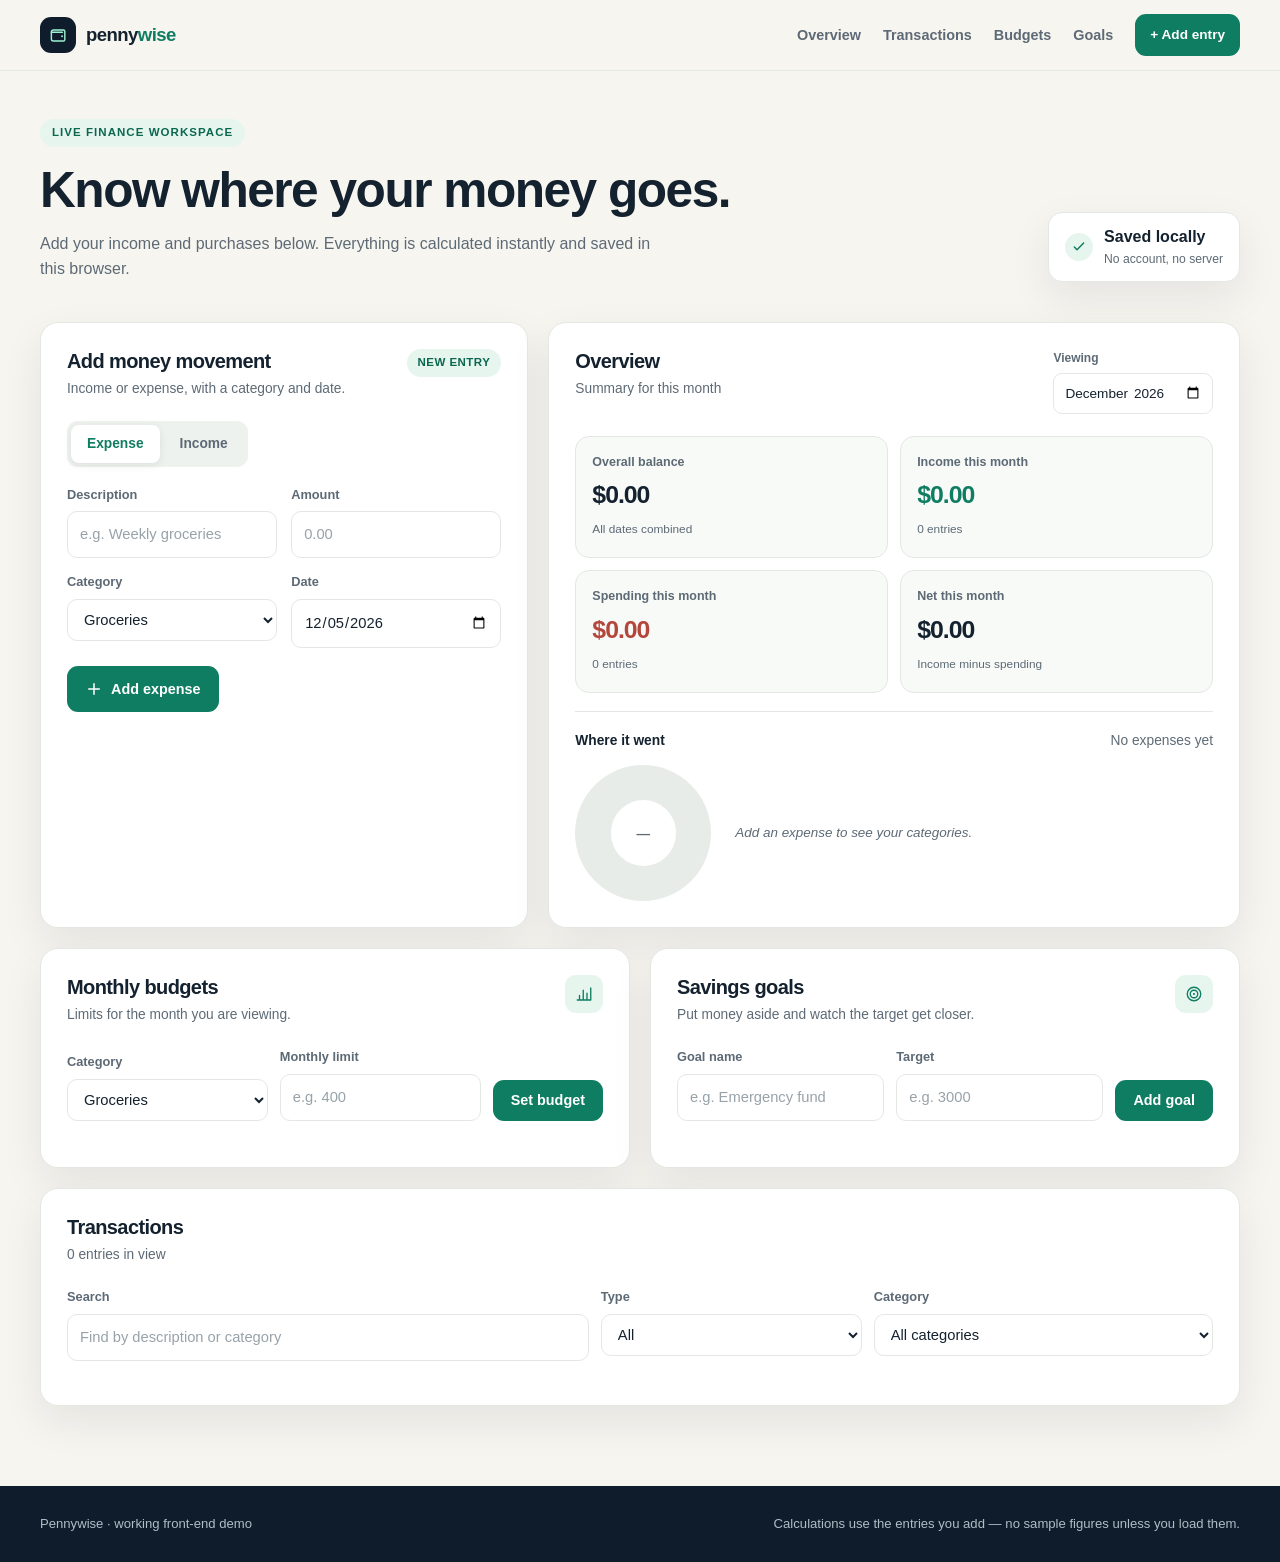
<file: Personal Finance & Expense Tracker/index.html>
<!DOCTYPE html>
<html lang="en">
<head>
  <meta charset="UTF-8">
  <meta name="viewport" content="width=device-width, initial-scale=1">
  <meta name="description" content="A working personal finance tracker. Add income and expenses, set budgets, track goals, and see real calculations.">
  <meta name="theme-color" content="#f7f5f0">
  <title>Pennywise — Your money workspace</title>
  <link rel="stylesheet" href="styles.css">
  <script src="script.js" defer></script>
</head>
<body>
  <a class="skip-link" href="#main">Skip to content</a>

  <svg class="icon-sprite" aria-hidden="true" focusable="false" xmlns="http://www.w3.org/2000/svg">
    <symbol id="i-wallet" viewBox="0 0 24 24" fill="none" stroke="currentColor" stroke-width="1.8" stroke-linecap="round" stroke-linejoin="round">
      <path d="M3 7.5A2.5 2.5 0 0 1 5.5 5H18a2 2 0 0 1 2 2v10a2 2 0 0 1-2 2H5.5A2.5 2.5 0 0 1 3 16.5z"/><path d="M3 8h14"/><circle cx="16.5" cy="13" r="1.2" fill="currentColor" stroke="none"/>
    </symbol>
    <symbol id="i-plus" viewBox="0 0 24 24" fill="none" stroke="currentColor" stroke-width="2" stroke-linecap="round"><path d="M12 5v14M5 12h14"/></symbol>
    <symbol id="i-chart" viewBox="0 0 24 24" fill="none" stroke="currentColor" stroke-width="1.8" stroke-linecap="round" stroke-linejoin="round"><path d="M3 20h18M6 20v-6M11 20V7M16 20v-9M21 20V4"/></symbol>
    <symbol id="i-target" viewBox="0 0 24 24" fill="none" stroke="currentColor" stroke-width="1.8"><circle cx="12" cy="12" r="9"/><circle cx="12" cy="12" r="5"/><circle cx="12" cy="12" r="1.4" fill="currentColor" stroke="none"/></symbol>
    <symbol id="i-edit" viewBox="0 0 24 24" fill="none" stroke="currentColor" stroke-width="1.8" stroke-linecap="round" stroke-linejoin="round"><path d="M12 20h9"/><path d="M16.5 3.5a2.1 2.1 0 0 1 3 3L8 18l-4 1 1-4 11.5-11.5Z"/></symbol>
    <symbol id="i-trash" viewBox="0 0 24 24" fill="none" stroke="currentColor" stroke-width="1.8" stroke-linecap="round" stroke-linejoin="round"><path d="M3 6h18M8 6V4h8v2M6 6l1 14h10l1-14M10 10v6M14 10v6"/></symbol>
    <symbol id="i-download" viewBox="0 0 24 24" fill="none" stroke="currentColor" stroke-width="1.8" stroke-linecap="round" stroke-linejoin="round"><path d="M12 3v12m0 0 4-4m-4 4-4-4"/><path d="M4 17v3h16v-3"/></symbol>
    <symbol id="i-upload" viewBox="0 0 24 24" fill="none" stroke="currentColor" stroke-width="1.8" stroke-linecap="round" stroke-linejoin="round"><path d="M12 16V4m0 0 4 4m-4-4L8 8"/><path d="M4 17v3h16v-3"/></symbol>
    <symbol id="i-refresh" viewBox="0 0 24 24" fill="none" stroke="currentColor" stroke-width="1.8" stroke-linecap="round" stroke-linejoin="round"><path d="M20 11a8 8 0 0 0-14-5L4 8"/><path d="M4 4v4h4"/><path d="M4 13a8 8 0 0 0 14 5l2-2"/><path d="M20 20v-4h-4"/></symbol>
    <symbol id="i-check" viewBox="0 0 24 24" fill="none" stroke="currentColor" stroke-width="2.2" stroke-linecap="round" stroke-linejoin="round"><path d="m5 12 4 4L19 6"/></symbol>
    <symbol id="i-calendar" viewBox="0 0 24 24" fill="none" stroke="currentColor" stroke-width="1.8" stroke-linecap="round" stroke-linejoin="round"><rect x="3" y="5" width="18" height="16" rx="2"/><path d="M3 10h18M8 3v4M16 3v4"/></symbol>
    <symbol id="i-menu" viewBox="0 0 24 24" fill="none" stroke="currentColor" stroke-width="2" stroke-linecap="round"><path d="M4 7h16M4 12h16M4 17h16"/></symbol>
    <symbol id="i-close" viewBox="0 0 24 24" fill="none" stroke="currentColor" stroke-width="2" stroke-linecap="round"><path d="M6 6l12 12M18 6 6 18"/></symbol>
  </svg>

  <header class="app-header" id="top">
    <div class="container nav-inner">
      <a class="brand" href="#main" aria-label="Pennywise home">
        <span class="brand-mark"><svg class="icon" aria-hidden="true"><use href="#i-wallet"></use></svg></span>
        <span>penny<span class="brand-accent">wise</span></span>
      </a>
      <button class="nav-toggle" type="button" aria-expanded="false" aria-controls="app-nav" aria-label="Open menu">
        <svg class="icon icon-open" aria-hidden="true"><use href="#i-menu"></use></svg>
        <svg class="icon icon-close" aria-hidden="true"><use href="#i-close"></use></svg>
      </button>
      <nav class="app-nav" id="app-nav" aria-label="App sections">
        <a href="#overview">Overview</a>
        <a href="#transactions">Transactions</a>
        <a href="#budgets">Budgets</a>
        <a href="#goals">Goals</a>
        <a class="btn btn-primary btn-sm" href="#add-entry">+ Add entry</a>
      </nav>
    </div>
  </header>

  <main id="main">
    <section class="app-hero" aria-labelledby="hero-title">
      <div class="container hero-row">
        <div>
          <span class="eyebrow">Live finance workspace</span>
          <h1 id="hero-title">Know where your money goes.</h1>
          <p>Add your income and purchases below. Everything is calculated instantly and saved in this browser.</p>
        </div>
        <div class="save-badge"><svg class="icon" aria-hidden="true"><use href="#i-check"></use></svg><span><strong>Saved locally</strong><small>No account, no server</small></span></div>
      </div>
    </section>

    <div class="container app-grid">
      <!-- Add entry -->
      <section class="panel panel-add" id="add-entry" aria-labelledby="add-title">
        <div class="panel-head">
          <div><h2 id="add-title">Add money movement</h2><p>Income or expense, with a category and date.</p></div>
          <span class="pill pill-demo" id="entry-mode-badge">New entry</span>
        </div>
        <form id="entry-form" novalidate>
          <div class="type-toggle" role="group" aria-label="Entry type">
            <button class="type-btn is-active" type="button" data-type="expense" aria-pressed="true">Expense</button>
            <button class="type-btn" type="button" data-type="income" aria-pressed="false">Income</button>
          </div>
          <div class="form-grid">
            <label class="field"><span>Description</span><input id="entry-title" name="title" type="text" maxlength="70" placeholder="e.g. Weekly groceries" required></label>
            <label class="field"><span>Amount</span><input id="entry-amount" name="amount" type="number" min="0.01" step="0.01" placeholder="0.00" required></label>
            <label class="field"><span>Category</span><select id="entry-category" name="category"></select></label>
            <label class="field"><span>Date</span><input id="entry-date" name="date" type="date" required></label>
          </div>
          <p class="form-error" id="entry-error" role="alert" hidden></p>
          <div class="form-actions">
            <button class="btn btn-primary" id="entry-submit" type="submit"><svg class="icon" aria-hidden="true"><use href="#i-plus"></use></svg> Add expense</button>
            <button class="btn btn-ghost" id="entry-cancel" type="button" hidden>Cancel edit</button>
          </div>
        </form>
      </section>

      <!-- Overview -->
      <section class="panel panel-overview" id="overview" aria-labelledby="overview-title">
        <div class="panel-head">
          <div><h2 id="overview-title">Overview</h2><p id="overview-month-label">Summary for this month</p></div>
          <label class="month-field"><span>Viewing</span><input id="month-filter" type="month"></label>
        </div>
        <div class="stat-grid">
          <article class="stat-card"><span class="stat-label">Overall balance</span><strong id="stat-balance">$0.00</strong><small>All dates combined</small></article>
          <article class="stat-card"><span class="stat-label">Income this month</span><strong id="stat-income" class="positive">$0.00</strong><small id="stat-income-count">0 entries</small></article>
          <article class="stat-card"><span class="stat-label">Spending this month</span><strong id="stat-expense" class="negative">$0.00</strong><small id="stat-expense-count">0 entries</small></article>
          <article class="stat-card"><span class="stat-label">Net this month</span><strong id="stat-net">$0.00</strong><small>Income minus spending</small></article>
        </div>
        <div class="chart-block">
          <div class="chart-head"><strong>Where it went</strong><span id="chart-total">No expenses yet</span></div>
          <div class="chart-body">
            <div class="donut" id="category-donut" role="img" aria-label="Category breakdown"><span id="donut-label">—</span></div>
            <ul class="chart-legend" id="category-legend"><li class="empty-note">Add an expense to see your categories.</li></ul>
          </div>
        </div>
      </section>

      <!-- Budgets -->
      <section class="panel" id="budgets" aria-labelledby="budgets-title">
        <div class="panel-head"><div><h2 id="budgets-title">Monthly budgets</h2><p>Limits for the month you are viewing.</p></div><span class="panel-icon"><svg class="icon" aria-hidden="true"><use href="#i-chart"></use></svg></span></div>
        <form class="inline-form" id="budget-form" novalidate>
          <label class="field"><span>Category</span><select id="budget-category"></select></label>
          <label class="field"><span>Monthly limit</span><input id="budget-amount" type="number" min="0.01" step="0.01" placeholder="e.g. 400" required></label>
          <button class="btn btn-primary" type="submit">Set budget</button>
        </form>
        <div class="budget-list" id="budget-list"></div>
      </section>

      <!-- Goals -->
      <section class="panel" id="goals" aria-labelledby="goals-title">
        <div class="panel-head"><div><h2 id="goals-title">Savings goals</h2><p>Put money aside and watch the target get closer.</p></div><span class="panel-icon"><svg class="icon" aria-hidden="true"><use href="#i-target"></use></svg></span></div>
        <form class="inline-form" id="goal-form" novalidate>
          <label class="field"><span>Goal name</span><input id="goal-name" type="text" maxlength="50" placeholder="e.g. Emergency fund" required></label>
          <label class="field"><span>Target</span><input id="goal-target" type="number" min="1" step="0.01" placeholder="e.g. 3000" required></label>
          <button class="btn btn-primary" type="submit">Add goal</button>
        </form>
        <div class="goal-list" id="goal-list"></div>
      </section>

      <!-- Transactions -->
      <section class="panel panel-wide" id="transactions" aria-labelledby="transactions-title">
        <div class="panel-head"><div><h2 id="transactions-title">Transactions</h2><p id="transaction-count">0 entries in view</p></div></div>
        <div class="filters">
          <label class="field search-field"><span>Search</span><input id="search-input" type="search" placeholder="Find by description or category"></label>
          <label class="field"><span>Type</span><select id="filter-type"><option value="all">All</option><option value="expense">Expenses</option><option value="income">Income</option></select></label>
          <label class="field"><span>Category</span><select id="filter-category"><option value="all">All categories</option></select></label>
        </div>
        <div class="transaction-table" id="transaction-list"></div>
      </section>

    </div>
  </main>

  <footer class="app-footer"><div class="container"><span>Pennywise · working front-end demo</span><span>Calculations use the entries you add — no sample figures unless you load them.</span></div></footer>
  <div class="toast" id="app-status" role="status" aria-live="polite" hidden></div>
</body>
</html>
</file>
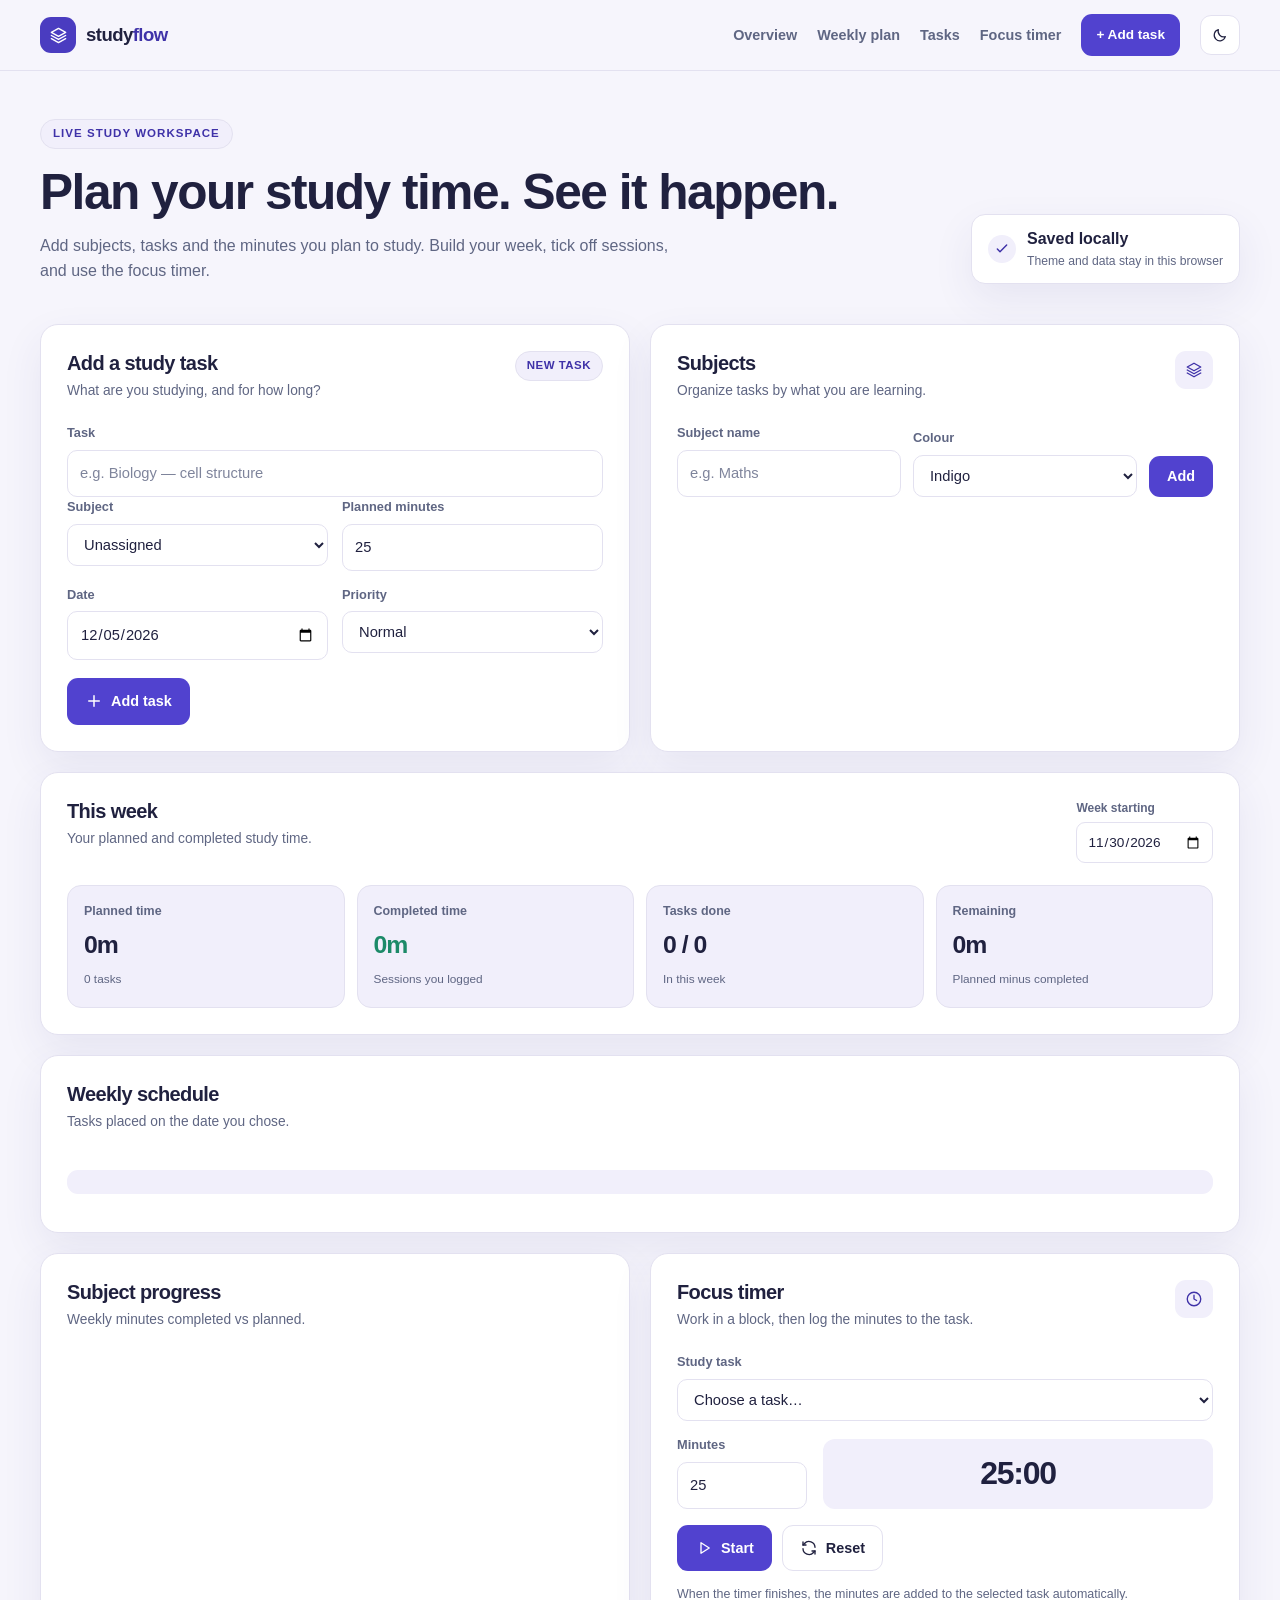
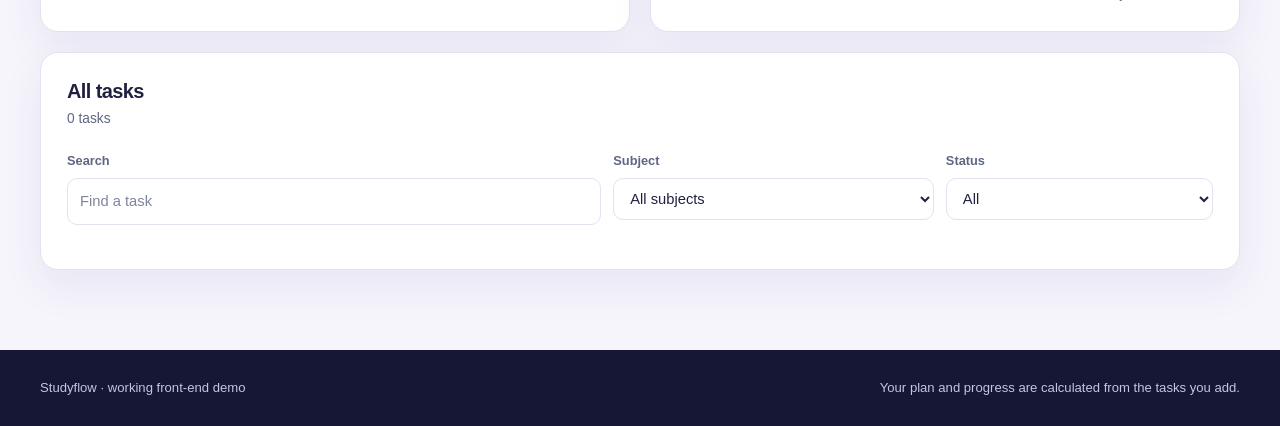
<file: Smart Study Planner/index.html>
<!DOCTYPE html>
<html lang="en">
<head>
  <meta charset="UTF-8">
  <meta name="viewport" content="width=device-width, initial-scale=1">
  <meta name="description" content="A working study planner. Add subjects and tasks with study time, build a weekly schedule, track progress, and use a real focus timer.">
  <meta name="theme-color" content="#f6f5fc">
  <title>Studyflow — Your study workspace</title>
  <script>
    try {
      var savedTheme = localStorage.getItem("studyflow-theme");
      var prefersDark = window.matchMedia("(prefers-color-scheme: dark)").matches;
      document.documentElement.dataset.theme = savedTheme === "dark" || savedTheme === "light" ? savedTheme : (prefersDark ? "dark" : "light");
    } catch (e) {}
  </script>
  <link rel="stylesheet" href="styles.css">
  <script src="script.js" defer></script>
</head>
<body>
  <a class="skip-link" href="#main">Skip to content</a>

  <svg class="icon-sprite" aria-hidden="true" focusable="false" xmlns="http://www.w3.org/2000/svg">
    <symbol id="i-layers" viewBox="0 0 24 24" fill="none" stroke="currentColor" stroke-width="1.8" stroke-linecap="round" stroke-linejoin="round"><path d="m12 3 9 5-9 5-9-5 9-5Z"/><path d="m3 12 9 5 9-5"/><path d="m3 16 9 5 9-5"/></symbol>
    <symbol id="i-plus" viewBox="0 0 24 24" fill="none" stroke="currentColor" stroke-width="2" stroke-linecap="round"><path d="M12 5v14M5 12h14"/></symbol>
    <symbol id="i-calendar" viewBox="0 0 24 24" fill="none" stroke="currentColor" stroke-width="1.8" stroke-linecap="round" stroke-linejoin="round"><rect x="3" y="5" width="18" height="16" rx="2"/><path d="M3 10h18M8 3v4M16 3v4"/></symbol>
    <symbol id="i-clock" viewBox="0 0 24 24" fill="none" stroke="currentColor" stroke-width="1.8" stroke-linecap="round" stroke-linejoin="round"><circle cx="12" cy="12" r="9"/><path d="M12 7v5l3.5 2"/></symbol>
    <symbol id="i-check" viewBox="0 0 24 24" fill="none" stroke="currentColor" stroke-width="2.2" stroke-linecap="round" stroke-linejoin="round"><path d="m5 12 4 4L19 6"/></symbol>
    <symbol id="i-edit" viewBox="0 0 24 24" fill="none" stroke="currentColor" stroke-width="1.8" stroke-linecap="round" stroke-linejoin="round"><path d="M12 20h9"/><path d="M16.5 3.5a2.1 2.1 0 0 1 3 3L8 18l-4 1 1-4 11.5-11.5Z"/></symbol>
    <symbol id="i-trash" viewBox="0 0 24 24" fill="none" stroke="currentColor" stroke-width="1.8" stroke-linecap="round" stroke-linejoin="round"><path d="M3 6h18M8 6V4h8v2M6 6l1 14h10l1-14M10 10v6M14 10v6"/></symbol>
    <symbol id="i-download" viewBox="0 0 24 24" fill="none" stroke="currentColor" stroke-width="1.8" stroke-linecap="round" stroke-linejoin="round"><path d="M12 3v12m0 0 4-4m-4 4-4-4"/><path d="M4 17v3h16v-3"/></symbol>
    <symbol id="i-upload" viewBox="0 0 24 24" fill="none" stroke="currentColor" stroke-width="1.8" stroke-linecap="round" stroke-linejoin="round"><path d="M12 16V4m0 0 4 4m-4-4L8 8"/><path d="M4 17v3h16v-3"/></symbol>
    <symbol id="i-refresh" viewBox="0 0 24 24" fill="none" stroke="currentColor" stroke-width="1.8" stroke-linecap="round" stroke-linejoin="round"><path d="M20 11a8 8 0 0 0-14-5L4 8"/><path d="M4 4v4h4"/><path d="M4 13a8 8 0 0 0 14 5l2-2"/><path d="M20 20v-4h-4"/></symbol>
    <symbol id="i-moon" viewBox="0 0 24 24" fill="none" stroke="currentColor" stroke-width="1.8" stroke-linecap="round" stroke-linejoin="round"><path d="M20 14.5A8.5 8.5 0 0 1 9.5 4a8.5 8.5 0 1 0 10.5 10.5Z"/></symbol>
    <symbol id="i-sun" viewBox="0 0 24 24" fill="none" stroke="currentColor" stroke-width="1.8" stroke-linecap="round" stroke-linejoin="round"><circle cx="12" cy="12" r="4"/><path d="M12 2v2M12 20v2M4.9 4.9l1.4 1.4M17.7 17.7l1.4 1.4M2 12h2M20 12h2M4.9 19.1l1.4-1.4M17.7 6.3l1.4-1.4"/></symbol>
    <symbol id="i-play" viewBox="0 0 24 24" fill="none" stroke="currentColor" stroke-width="1.8" stroke-linejoin="round"><path d="m8 5 11 7-11 7V5Z"/></symbol>
    <symbol id="i-pause" viewBox="0 0 24 24" fill="none" stroke="currentColor" stroke-width="2" stroke-linecap="round"><path d="M9 5v14M15 5v14"/></symbol>
    <symbol id="i-menu" viewBox="0 0 24 24" fill="none" stroke="currentColor" stroke-width="2" stroke-linecap="round"><path d="M4 7h16M4 12h16M4 17h16"/></symbol>
    <symbol id="i-close" viewBox="0 0 24 24" fill="none" stroke="currentColor" stroke-width="2" stroke-linecap="round"><path d="M6 6l12 12M18 6 6 18"/></symbol>
  </svg>

  <header class="app-header" id="top">
    <div class="container nav-inner">
      <a class="brand" href="#main" aria-label="Studyflow home">
        <span class="brand-mark"><svg class="icon" aria-hidden="true"><use href="#i-layers"></use></svg></span>
        <span>study<span class="brand-accent">flow</span></span>
      </a>
      <nav class="app-nav" id="app-nav" aria-label="App sections">
        <a href="#overview">Overview</a>
        <a href="#schedule">Weekly plan</a>
        <a href="#tasks">Tasks</a>
        <a href="#focus">Focus timer</a>
        <a class="btn btn-primary btn-sm" href="#add-task">+ Add task</a>
      </nav>
      <div class="header-actions">
        <button class="icon-btn theme-toggle" id="theme-toggle" type="button" aria-label="Switch to dark mode" aria-pressed="false">
          <svg class="icon icon-moon" aria-hidden="true"><use href="#i-moon"></use></svg>
          <svg class="icon icon-sun" aria-hidden="true"><use href="#i-sun"></use></svg>
        </button>
        <button class="nav-toggle" type="button" aria-expanded="false" aria-controls="app-nav" aria-label="Open menu">
          <svg class="icon icon-open" aria-hidden="true"><use href="#i-menu"></use></svg>
          <svg class="icon icon-close" aria-hidden="true"><use href="#i-close"></use></svg>
        </button>
      </div>
    </div>
  </header>

  <main id="main">
    <section class="app-hero" aria-labelledby="hero-title">
      <div class="container hero-row">
        <div>
          <span class="eyebrow">Live study workspace</span>
          <h1 id="hero-title">Plan your study time. See it happen.</h1>
          <p>Add subjects, tasks and the minutes you plan to study. Build your week, tick off sessions, and use the focus timer.</p>
        </div>
        <div class="save-badge"><svg class="icon" aria-hidden="true"><use href="#i-check"></use></svg><span><strong>Saved locally</strong><small>Theme and data stay in this browser</small></span></div>
      </div>
    </section>

    <div class="container app-grid">
      <!-- Add task -->
      <section class="panel panel-add" id="add-task" aria-labelledby="add-task-title">
        <div class="panel-head">
          <div><h2 id="add-task-title">Add a study task</h2><p>What are you studying, and for how long?</p></div>
          <span class="pill pill-demo" id="task-mode-badge">New task</span>
        </div>
        <form id="task-form" novalidate>
          <label class="field"><span>Task</span><input id="task-title" type="text" maxlength="80" placeholder="e.g. Biology — cell structure" required></label>
          <div class="form-grid">
            <label class="field"><span>Subject</span><select id="task-subject"></select></label>
            <label class="field"><span>Planned minutes</span><input id="task-minutes" type="number" min="1" max="600" step="5" value="25" required></label>
            <label class="field"><span>Date</span><input id="task-date" type="date" required></label>
            <label class="field"><span>Priority</span><select id="task-priority"><option value="normal">Normal</option><option value="high">High</option><option value="low">Low</option></select></label>
          </div>
          <p class="form-error" id="task-error" role="alert" hidden></p>
          <div class="form-actions">
            <button class="btn btn-primary" id="task-submit" type="submit"><svg class="icon" aria-hidden="true"><use href="#i-plus"></use></svg> Add task</button>
            <button class="btn btn-ghost" id="task-cancel" type="button" hidden>Cancel edit</button>
          </div>
        </form>
      </section>

      <!-- Subjects -->
      <section class="panel" id="subjects" aria-labelledby="subjects-title">
        <div class="panel-head"><div><h2 id="subjects-title">Subjects</h2><p>Organize tasks by what you are learning.</p></div><span class="panel-icon"><svg class="icon" aria-hidden="true"><use href="#i-layers"></use></svg></span></div>
        <form class="inline-form" id="subject-form" novalidate>
          <label class="field"><span>Subject name</span><input id="subject-name" type="text" maxlength="40" placeholder="e.g. Maths" required></label>
          <label class="field"><span>Colour</span><select id="subject-color"></select></label>
          <button class="btn btn-primary" type="submit">Add</button>
        </form>
        <div class="subject-list" id="subject-list"></div>
      </section>

      <!-- Overview -->
      <section class="panel panel-wide" id="overview" aria-labelledby="overview-title">
        <div class="panel-head">
          <div><h2 id="overview-title">This week</h2><p id="overview-week-label">Your planned and completed study time.</p></div>
          <label class="week-field"><span>Week starting</span><input id="week-start" type="date"></label>
        </div>
        <div class="stat-grid">
          <article class="stat-card"><span class="stat-label">Planned time</span><strong id="stat-planned">0m</strong><small id="stat-task-count">0 tasks</small></article>
          <article class="stat-card"><span class="stat-label">Completed time</span><strong id="stat-completed" class="positive">0m</strong><small>Sessions you logged</small></article>
          <article class="stat-card"><span class="stat-label">Tasks done</span><strong id="stat-done">0 / 0</strong><small>In this week</small></article>
          <article class="stat-card"><span class="stat-label">Remaining</span><strong id="stat-remaining">0m</strong><small>Planned minus completed</small></article>
        </div>
      </section>

      <!-- Weekly schedule -->
      <section class="panel panel-wide" id="schedule" aria-labelledby="schedule-title">
        <div class="panel-head"><div><h2 id="schedule-title">Weekly schedule</h2><p>Tasks placed on the date you chose.</p></div></div>
        <div class="day-tabs" id="day-tabs" role="tablist" aria-label="Choose a day"></div>
        <div class="day-summary" id="day-summary"></div>
        <div class="day-tasks" id="day-tasks"></div>
      </section>

      <!-- Progress -->
      <section class="panel" id="progress" aria-labelledby="progress-title">
        <div class="panel-head"><div><h2 id="progress-title">Subject progress</h2><p>Weekly minutes completed vs planned.</p></div></div>
        <div class="progress-list" id="progress-list"></div>
      </section>

      <!-- Focus timer -->
      <section class="panel" id="focus" aria-labelledby="focus-title">
        <div class="panel-head"><div><h2 id="focus-title">Focus timer</h2><p>Work in a block, then log the minutes to the task.</p></div><span class="panel-icon"><svg class="icon" aria-hidden="true"><use href="#i-clock"></use></svg></span></div>
        <label class="field"><span>Study task</span><select id="timer-task"><option value="">Choose a task…</option></select></label>
        <div class="timer-row">
          <label class="field"><span>Minutes</span><input id="timer-minutes" type="number" min="1" max="180" value="25"></label>
          <div class="timer-display" id="timer-display" role="timer" aria-live="off">25:00</div>
        </div>
        <div class="timer-actions">
          <button class="btn btn-primary" id="timer-start" type="button"><svg class="icon" aria-hidden="true"><use href="#i-play"></use></svg> Start</button>
          <button class="btn btn-outline" id="timer-reset" type="button"><svg class="icon" aria-hidden="true"><use href="#i-refresh"></use></svg> Reset</button>
        </div>
        <p class="timer-note">When the timer finishes, the minutes are added to the selected task automatically.</p>
      </section>

      <!-- Tasks -->
      <section class="panel panel-wide" id="tasks" aria-labelledby="tasks-title">
        <div class="panel-head"><div><h2 id="tasks-title">All tasks</h2><p id="task-count">0 tasks</p></div></div>
        <div class="filters">
          <label class="field search-field"><span>Search</span><input id="task-search" type="search" placeholder="Find a task"></label>
          <label class="field"><span>Subject</span><select id="task-filter-subject"><option value="all">All subjects</option></select></label>
          <label class="field"><span>Status</span><select id="task-filter-status"><option value="all">All</option><option value="todo">To do</option><option value="done">Done</option></select></label>
        </div>
        <div class="task-table" id="task-list"></div>
      </section>

      
    </div>
  </main>

  <footer class="app-footer"><div class="container"><span>Studyflow · working front-end demo</span><span>Your plan and progress are calculated from the tasks you add.</span></div></footer>
  <div class="toast" id="app-status" role="status" aria-live="polite" hidden></div>
</body>
</html>
</file>
<file: Personal Finance & Expense Tracker/styles.css>
/* Pennywise — working finance workspace */
:root {
  --bg: #f7f5f0;
  --surface: #ffffff;
  --ink: #14212e;
  --muted: #5d6a75;
  --line: #e3e8e3;
  --navy: #0f1c2b;
  --green: #0f7d61;
  --green-dark: #0b684f;
  --mint: #e7f5ef;
  --teal: #0e9a98;
  --blue: #2f80b6;
  --amber: #c48117;
  --purple: #7c63c7;
  --danger: #b4473c;
  --shadow: 0 16px 42px rgba(15, 28, 43, 0.08);
  --radius: 18px;
  --font: "Inter", "Segoe UI", Roboto, Helvetica, Arial, sans-serif;
}

* { box-sizing: border-box; }
[hidden] { display: none !important; }
html { scroll-behavior: smooth; scroll-padding-top: 88px; }
body { margin: 0; background: var(--bg); color: var(--ink); font-family: var(--font); font-size: 16px; line-height: 1.55; -webkit-font-smoothing: antialiased; }
h1, h2, h3, p { margin-top: 0; }
h1, h2, h3 { line-height: 1.2; letter-spacing: -0.03em; }
h1 { font-size: clamp(2.1rem, 4.4vw, 3.1rem); }
h2 { font-size: 1.25rem; }
a { color: inherit; text-decoration: none; }
button, input, select { font: inherit; }
button { cursor: pointer; }
:focus-visible { outline: 3px solid var(--teal); outline-offset: 2px; border-radius: 5px; }

.icon-sprite { position: absolute; width: 0; height: 0; overflow: hidden; }
.icon { width: 18px; height: 18px; flex: none; }
.skip-link { position: fixed; top: 10px; left: 10px; z-index: 200; background: var(--navy); color: #fff; padding: 10px 16px; border-radius: 10px; transform: translateY(-160%); }
.skip-link:focus { transform: translateY(0); }
.container { width: min(100% - 48px, 1200px); margin-inline: auto; }

.eyebrow { display: inline-flex; padding: 5px 12px; margin-bottom: 14px; border-radius: 999px; background: var(--mint); color: var(--green-dark); font-size: 0.72rem; font-weight: 800; letter-spacing: 0.09em; text-transform: uppercase; }
.pill { display: inline-flex; align-items: center; padding: 5px 11px; border-radius: 999px; font-size: 0.72rem; font-weight: 800; letter-spacing: 0.04em; text-transform: uppercase; }
.pill-demo { background: var(--mint); color: var(--green-dark); }

.btn { display: inline-flex; align-items: center; justify-content: center; gap: 8px; padding: 11px 17px; border-radius: 11px; border: 1px solid transparent; font-weight: 700; font-size: 0.9rem; transition: transform 0.16s ease, background 0.16s ease, border-color 0.16s ease; }
.btn:hover { transform: translateY(-1px); }
.btn-sm { padding: 9px 14px; font-size: 0.85rem; }
.btn-primary { background: var(--green); color: #fff; }
.btn-primary:hover { background: var(--green-dark); }
.btn-outline { background: var(--surface); border-color: var(--line); color: var(--ink); }
.btn-outline:hover { border-color: var(--green); color: var(--green); }
.btn-ghost { background: transparent; border-color: var(--line); color: var(--muted); }
.btn-danger { background: #fff; border-color: #e6c7c2; color: var(--danger); }
.btn-danger:hover { background: #fdf1ef; }
.file-btn { position: relative; }

/* Header */
.app-header { position: sticky; top: 0; z-index: 100; background: rgba(247, 245, 240, 0.92); backdrop-filter: blur(12px); -webkit-backdrop-filter: blur(12px); border-bottom: 1px solid var(--line); }
.nav-inner { min-height: 70px; display: flex; align-items: center; justify-content: space-between; gap: 20px; }
.brand { display: inline-flex; align-items: center; gap: 10px; font-weight: 800; font-size: 1.16rem; letter-spacing: -0.03em; }
.brand-mark { width: 36px; height: 36px; display: grid; place-items: center; border-radius: 11px; background: var(--navy); color: #9ef2d4; }
.brand-mark .icon { width: 19px; height: 19px; }
.brand-accent { color: var(--green); }
.app-nav { display: flex; align-items: center; gap: 22px; font-size: 0.9rem; font-weight: 600; }
.app-nav > a:not(.btn) { color: var(--muted); }
.app-nav > a:not(.btn):hover { color: var(--green); }
.nav-toggle { display: none; border: 1px solid var(--line); background: var(--surface); color: var(--ink); padding: 9px; border-radius: 10px; }
.nav-toggle .icon-close { display: none; }
.nav-toggle[aria-expanded="true"] .icon-open { display: none; }
.nav-toggle[aria-expanded="true"] .icon-close { display: block; }

/* Hero */
.app-hero { padding: 48px 0 22px; }
.hero-row { display: flex; align-items: flex-end; justify-content: space-between; gap: 30px; }
.hero-row h1 { margin-bottom: 12px; }
.hero-row p { color: var(--muted); max-width: 620px; margin-bottom: 0; }
.save-badge { display: flex; align-items: center; gap: 11px; padding: 12px 16px; background: var(--surface); border: 1px solid var(--line); border-radius: 14px; box-shadow: var(--shadow); white-space: nowrap; }
.save-badge .icon { width: 28px; height: 28px; padding: 6px; border-radius: 50%; background: var(--mint); color: var(--green); }
.save-badge strong, .save-badge small { display: block; }
.save-badge small { color: var(--muted); font-size: 0.76rem; }

/* Panels */
.app-grid { display: grid; grid-template-columns: repeat(12, 1fr); gap: 20px; padding: 18px 0 80px; }
.panel { grid-column: span 6; background: var(--surface); border: 1px solid var(--line); border-radius: var(--radius); padding: 26px; box-shadow: var(--shadow); }
.panel-wide { grid-column: 1 / -1; }
.panel-add { grid-column: span 5; }
.panel-overview { grid-column: span 7; }
.panel-head { display: flex; align-items: flex-start; justify-content: space-between; gap: 16px; margin-bottom: 22px; }
.panel-head h2 { margin-bottom: 5px; }
.panel-head p { color: var(--muted); font-size: 0.86rem; margin-bottom: 0; }
.panel-icon { width: 38px; height: 38px; display: grid; place-items: center; border-radius: 11px; background: var(--mint); color: var(--green); }

/* Forms */
.form-grid { display: grid; grid-template-columns: 1fr 1fr; gap: 14px; }
.field { display: flex; flex-direction: column; gap: 7px; min-width: 0; }
.field > span { font-size: 0.8rem; font-weight: 700; color: var(--muted); }
.field input, .field select { width: 100%; padding: 11px 12px; border: 1px solid var(--line); border-radius: 10px; background: #fff; color: var(--ink); font-size: 0.92rem; }
.field input::placeholder { color: #97a2a9; }
.field input:focus, .field select:focus { outline: none; border-color: var(--green); box-shadow: 0 0 0 3px rgba(15, 125, 97, 0.12); }
.field input[aria-invalid="true"] { border-color: var(--danger); box-shadow: 0 0 0 3px rgba(180, 71, 60, 0.12); }
.type-toggle { display: inline-flex; gap: 4px; padding: 4px; margin-bottom: 18px; background: #eef2ee; border-radius: 11px; }
.type-btn { border: 0; border-radius: 8px; padding: 8px 16px; background: transparent; color: var(--muted); font-weight: 700; font-size: 0.86rem; }
.type-btn.is-active { background: var(--surface); color: var(--green); box-shadow: 0 2px 8px rgba(15, 28, 43, 0.08); }
.form-actions { display: flex; gap: 10px; margin-top: 18px; }
.form-error { margin: 12px 0 0; color: var(--danger); font-size: 0.84rem; }
.inline-form { display: grid; grid-template-columns: 1fr 1fr auto; gap: 12px; align-items: end; margin-bottom: 20px; }
.inline-form .btn { height: 41px; }
.filters { display: grid; grid-template-columns: 2fr 1fr 1.3fr; gap: 12px; margin-bottom: 18px; }

/* Stats and chart */
.month-field { display: flex; flex-direction: column; gap: 5px; }
.month-field span { font-size: 0.75rem; font-weight: 700; color: var(--muted); }
.month-field input { padding: 8px 10px; border: 1px solid var(--line); border-radius: 9px; background: #fff; color: var(--ink); font-size: 0.85rem; }
.stat-grid { display: grid; grid-template-columns: repeat(2, 1fr); gap: 12px; }
.stat-card { padding: 16px; background: #f8faf8; border: 1px solid var(--line); border-radius: 14px; }
.stat-label { display: block; font-size: 0.78rem; color: var(--muted); font-weight: 700; }
.stat-card strong { display: block; font-size: 1.55rem; letter-spacing: -0.04em; margin: 4px 0 2px; }
.stat-card small { color: var(--muted); font-size: 0.74rem; }
.positive { color: var(--green); }
.negative { color: var(--danger); }
.chart-block { margin-top: 18px; padding-top: 18px; border-top: 1px solid var(--line); }
.chart-head { display: flex; justify-content: space-between; gap: 12px; font-size: 0.86rem; margin-bottom: 14px; }
.chart-head span { color: var(--muted); }
.chart-body { display: flex; align-items: center; gap: 24px; }
.donut { width: 136px; height: 136px; flex: none; border-radius: 50%; position: relative; display: grid; place-items: center; background: conic-gradient(#e7ece8 0 100%); }
.donut::after { content: ""; position: absolute; inset: 26%; background: var(--surface); border-radius: 50%; }
.donut span { position: relative; z-index: 1; font-weight: 800; font-size: 0.85rem; color: var(--muted); }
.chart-legend { list-style: none; margin: 0; padding: 0; flex: 1; font-size: 0.84rem; }
.chart-legend li { display: flex; align-items: center; gap: 8px; padding: 4px 0; }
.chart-legend .legend-dot { width: 9px; height: 9px; border-radius: 50%; flex: none; }
.chart-legend strong { margin-left: auto; }
.empty-note { color: var(--muted); font-style: italic; }

/* Budget and goal lists */
.budget-list, .goal-list { display: grid; gap: 14px; }
.budget-row, .goal-row { padding: 14px; border: 1px solid var(--line); border-radius: 13px; background: #fbfcfb; }
.budget-meta, .goal-meta { display: flex; align-items: center; justify-content: space-between; gap: 12px; font-size: 0.88rem; margin-bottom: 9px; }
.budget-meta strong, .goal-meta strong { font-size: 0.88rem; }
.progress-track { height: 9px; border-radius: 999px; background: #e8ede8; overflow: hidden; }
.progress-track > span { display: block; height: 100%; width: var(--w, 0%); border-radius: inherit; background: var(--green); transition: width 0.4s ease; }
.progress-track > span.over { background: var(--danger); }
.budget-foot, .goal-foot { display: flex; justify-content: space-between; gap: 10px; margin-top: 8px; font-size: 0.76rem; color: var(--muted); }
.goal-contribute { display: flex; gap: 8px; margin-top: 10px; }
.goal-contribute input { flex: 1; min-width: 0; padding: 8px 10px; border: 1px solid var(--line); border-radius: 9px; font-size: 0.84rem; }
.goal-contribute button { padding: 8px 12px; font-size: 0.8rem; }
.icon-btn { border: 1px solid var(--line); background: var(--surface); color: var(--muted); width: 32px; height: 32px; display: grid; place-items: center; border-radius: 9px; flex: none; }
.icon-btn:hover { color: var(--danger); border-color: #e6c7c2; background: #fdf1ef; }
.icon-btn .icon { width: 15px; height: 15px; }
.row-actions { display: flex; gap: 6px; }
.empty-state { padding: 22px; text-align: center; color: var(--muted); font-size: 0.86rem; border: 1px dashed var(--line); border-radius: 12px; }

/* Transactions */
.transaction-table { display: grid; gap: 8px; }
.tx-head, .tx-row { display: grid; grid-template-columns: 110px minmax(160px, 1fr) 150px 130px 80px; gap: 12px; align-items: center; }
.tx-head { padding: 0 12px 6px; font-size: 0.74rem; font-weight: 800; text-transform: uppercase; letter-spacing: 0.06em; color: var(--muted); }
.tx-row { padding: 12px; border: 1px solid var(--line); border-radius: 12px; background: #fbfcfb; font-size: 0.88rem; }
.tx-title { font-weight: 700; }
.tx-title small { display: block; font-weight: 400; color: var(--muted); font-size: 0.74rem; }
.tx-cat { display: inline-flex; align-items: center; gap: 7px; }
.tx-cat i { width: 8px; height: 8px; border-radius: 50%; background: var(--green); flex: none; }
.tx-amount { text-align: right; font-weight: 800; }
.tx-amount.income { color: var(--green); }
.tx-amount.expense { color: var(--danger); }

/* Data tools */
.data-actions { display: flex; flex-wrap: wrap; gap: 10px; }
.data-note { margin: 14px 0 0; color: var(--muted); font-size: 0.8rem; }

/* Toast */
.toast { position: fixed; right: 22px; bottom: 22px; z-index: 300; max-width: min(360px, calc(100% - 44px)); padding: 13px 17px; border-radius: 12px; background: var(--navy); color: #fff; font-size: 0.88rem; box-shadow: 0 12px 30px rgba(15, 28, 43, 0.25); }

.app-footer { background: var(--navy); color: #aebec6; padding: 28px 0; font-size: 0.82rem; }
.app-footer .container { display: flex; justify-content: space-between; gap: 20px; flex-wrap: wrap; }

/* Responsive */
@media (max-width: 1000px) {
  .panel-add, .panel-overview, .panel { grid-column: 1 / -1; }
  .tx-head, .tx-row { grid-template-columns: 92px minmax(120px, 1fr) 110px 100px 68px; }
}
@media (max-width: 760px) {
  .container { width: min(100% - 32px, 1200px); }
  .nav-toggle { display: inline-grid; place-items: center; }
  .app-nav { display: none; position: absolute; top: 100%; left: 0; right: 0; flex-direction: column; align-items: stretch; gap: 4px; padding: 14px 20px 20px; background: var(--bg); border-bottom: 1px solid var(--line); }
  .app-nav.is-open { display: flex; }
  .app-nav > a:not(.btn) { padding: 8px 2px; }
  .hero-row { flex-direction: column; align-items: flex-start; }
  .inline-form, .filters { grid-template-columns: 1fr; }
  .tx-head { display: none; }
  .tx-row { grid-template-columns: 1fr auto; gap: 6px 10px; }
  .tx-row > :nth-child(3) { grid-column: 1; }
  .tx-row > :nth-child(4) { grid-column: 2; text-align: right; }
  .tx-row > :nth-child(5) { grid-column: 2; justify-self: end; }
}
@media (max-width: 520px) {
  .form-grid { grid-template-columns: 1fr; }
  .stat-grid { grid-template-columns: 1fr; }
  .chart-body { flex-direction: column; align-items: flex-start; }
  .data-actions .btn { width: 100%; }
}
@media (prefers-reduced-motion: reduce) {
  html { scroll-behavior: auto; }
  *, *::before, *::after { transition-duration: 0.01ms !important; animation-duration: 0.01ms !important; }
}
</file>
<file: Smart Study Planner/styles.css>
/* Studyflow — working study workspace with light/dark themes */
:root {
  --bg: #f6f5fc;
  --surface: #ffffff;
  --soft: #f1effb;
  --ink: #20213f;
  --muted: #5f6683;
  --line: #e3e1f0;
  --track: #e6e4f2;
  --indigo: #5142cf;
  --indigo-dark: #3f32a8;
  --lavender: #8b6ee8;
  --green: #1c8a68;
  --amber: #a86410;
  --danger: #b4473c;
  --on-primary: #ffffff;
  --brand-bg: #4a3cc0;
  --brand-fg: #ffffff;
  --header-bg: rgba(246, 245, 252, 0.92);
  --shadow: 0 16px 42px rgba(49, 46, 129, 0.08);
  --radius: 18px;
  --font: "Inter", "Segoe UI", Roboto, Helvetica, Arial, sans-serif;
}
:root[data-theme="dark"] {
  --bg: #101124;
  --surface: #191b31;
  --soft: #22243f;
  --ink: #eef0ff;
  --muted: #a8abc8;
  --line: #303254;
  --track: #303254;
  --indigo: #9c8cff;
  --indigo-dark: #b9aaff;
  --lavender: #b9a5ff;
  --green: #45cba1;
  --amber: #eab45a;
  --danger: #f08b7f;
  --on-primary: #12132a;
  --brand-bg: #9c8cff;
  --brand-fg: #14152a;
  --header-bg: rgba(16, 17, 36, 0.92);
  --shadow: 0 16px 42px rgba(0, 0, 0, 0.3);
}

* { box-sizing: border-box; }
[hidden] { display: none !important; }
html { scroll-behavior: smooth; scroll-padding-top: 88px; }
body { margin: 0; background: var(--bg); color: var(--ink); font-family: var(--font); font-size: 16px; line-height: 1.55; -webkit-font-smoothing: antialiased; transition: background 0.2s ease, color 0.2s ease; }
h1, h2, h3, p { margin-top: 0; }
h1, h2, h3 { line-height: 1.2; letter-spacing: -0.03em; }
h1 { font-size: clamp(2.1rem, 4.4vw, 3.1rem); }
h2 { font-size: 1.25rem; }
a { color: inherit; text-decoration: none; }
button, input, select { font: inherit; }
button { cursor: pointer; }
:focus-visible { outline: 3px solid var(--lavender); outline-offset: 2px; border-radius: 5px; }

.icon-sprite { position: absolute; width: 0; height: 0; overflow: hidden; }
.icon { width: 18px; height: 18px; flex: none; }
.skip-link { position: fixed; top: 10px; left: 10px; z-index: 200; background: var(--indigo); color: var(--on-primary); padding: 10px 16px; border-radius: 10px; transform: translateY(-160%); }
.skip-link:focus { transform: translateY(0); }
.container { width: min(100% - 48px, 1200px); margin-inline: auto; }

.eyebrow { display: inline-flex; padding: 5px 12px; margin-bottom: 14px; border-radius: 999px; background: var(--soft); color: var(--indigo-dark); font-size: 0.72rem; font-weight: 800; letter-spacing: 0.09em; text-transform: uppercase; border: 1px solid var(--line); }
.pill { display: inline-flex; align-items: center; padding: 5px 11px; border-radius: 999px; background: var(--soft); color: var(--indigo-dark); font-size: 0.72rem; font-weight: 800; letter-spacing: 0.04em; text-transform: uppercase; border: 1px solid var(--line); }

.btn { display: inline-flex; align-items: center; justify-content: center; gap: 8px; padding: 11px 17px; border-radius: 11px; border: 1px solid transparent; font-weight: 700; font-size: 0.9rem; transition: transform 0.16s ease, background 0.16s ease, border-color 0.16s ease; }
.btn:hover { transform: translateY(-1px); }
.btn-sm { padding: 9px 14px; font-size: 0.85rem; }
.btn-primary { background: var(--indigo); color: var(--on-primary); }
.btn-primary:hover { background: var(--indigo-dark); }
.btn-outline { background: var(--surface); border-color: var(--line); color: var(--ink); }
.btn-outline:hover { border-color: var(--indigo); color: var(--indigo-dark); }
.btn-ghost { background: transparent; border-color: var(--line); color: var(--muted); }
.btn-danger { background: var(--surface); border-color: #e6c7c2; color: var(--danger); }
.btn-danger:hover { background: rgba(180, 71, 60, 0.08); }
.file-btn { position: relative; }

/* Header */
.app-header { position: sticky; top: 0; z-index: 100; background: var(--header-bg); backdrop-filter: blur(12px); -webkit-backdrop-filter: blur(12px); border-bottom: 1px solid var(--line); }
.nav-inner { min-height: 70px; display: flex; align-items: center; gap: 20px; }
.brand { display: inline-flex; align-items: center; gap: 10px; font-weight: 800; font-size: 1.16rem; letter-spacing: -0.03em; }
.brand-mark { width: 36px; height: 36px; display: grid; place-items: center; border-radius: 11px; background: var(--brand-bg); color: var(--brand-fg); }
.brand-mark .icon { width: 19px; height: 19px; }
.brand-accent { color: var(--indigo-dark); }
.app-nav { display: flex; align-items: center; gap: 20px; margin-left: auto; font-size: 0.9rem; font-weight: 600; }
.app-nav > a:not(.btn) { color: var(--muted); }
.app-nav > a:not(.btn):hover { color: var(--indigo-dark); }
.header-actions { display: flex; align-items: center; gap: 8px; }
.icon-btn { width: 34px; height: 34px; display: grid; place-items: center; border-radius: 9px; border: 1px solid var(--line); background: var(--surface); color: var(--muted); }
.icon-btn:hover { color: var(--indigo-dark); border-color: var(--indigo); }
.icon-btn .icon { width: 16px; height: 16px; }
.theme-toggle { width: 40px; height: 40px; border-radius: 11px; color: var(--ink); }
.theme-toggle .icon-sun { display: none; }
[data-theme="dark"] .theme-toggle .icon-moon { display: none; }
[data-theme="dark"] .theme-toggle .icon-sun { display: block; }
.nav-toggle { display: none; border: 1px solid var(--line); background: var(--surface); color: var(--ink); padding: 9px; border-radius: 10px; }
.nav-toggle .icon-close { display: none; }
.nav-toggle[aria-expanded="true"] .icon-open { display: none; }
.nav-toggle[aria-expanded="true"] .icon-close { display: block; }

/* Hero */
.app-hero { padding: 48px 0 22px; }
.hero-row { display: flex; align-items: flex-end; justify-content: space-between; gap: 30px; }
.hero-row h1 { margin-bottom: 12px; }
.hero-row p { color: var(--muted); max-width: 640px; margin-bottom: 0; }
.save-badge { display: flex; align-items: center; gap: 11px; padding: 12px 16px; background: var(--surface); border: 1px solid var(--line); border-radius: 14px; box-shadow: var(--shadow); white-space: nowrap; }
.save-badge .icon { width: 28px; height: 28px; padding: 6px; border-radius: 50%; background: var(--soft); color: var(--indigo-dark); }
.save-badge strong, .save-badge small { display: block; }
.save-badge small { color: var(--muted); font-size: 0.76rem; }

/* Panels and forms */
.app-grid { display: grid; grid-template-columns: repeat(12, 1fr); gap: 20px; padding: 18px 0 80px; }
.panel { grid-column: span 6; background: var(--surface); border: 1px solid var(--line); border-radius: var(--radius); padding: 26px; box-shadow: var(--shadow); }
.panel-wide { grid-column: 1 / -1; }
.panel-add { grid-column: span 6; }
.panel-head { display: flex; align-items: flex-start; justify-content: space-between; gap: 16px; margin-bottom: 22px; }
.panel-head h2 { margin-bottom: 5px; }
.panel-head p { color: var(--muted); font-size: 0.86rem; margin-bottom: 0; }
.panel-icon { width: 38px; height: 38px; display: grid; place-items: center; border-radius: 11px; background: var(--soft); color: var(--indigo-dark); }
.form-grid { display: grid; grid-template-columns: 1fr 1fr; gap: 14px; }
.field { display: flex; flex-direction: column; gap: 7px; min-width: 0; }
.field > span { font-size: 0.8rem; font-weight: 700; color: var(--muted); }
.field input, .field select { width: 100%; padding: 11px 12px; border: 1px solid var(--line); border-radius: 10px; background: var(--surface); color: var(--ink); font-size: 0.92rem; }
.field input::placeholder { color: var(--muted); opacity: 0.8; }
.field input:focus, .field select:focus { outline: none; border-color: var(--indigo); box-shadow: 0 0 0 3px rgba(81, 66, 207, 0.12); }
.field input[aria-invalid="true"] { border-color: var(--danger); box-shadow: 0 0 0 3px rgba(180, 71, 60, 0.12); }
.form-actions { display: flex; gap: 10px; margin-top: 18px; }
.form-error { margin: 12px 0 0; color: var(--danger); font-size: 0.84rem; }
.inline-form { display: grid; grid-template-columns: 1fr 1fr auto; gap: 12px; align-items: end; margin-bottom: 20px; }
.inline-form .btn { height: 41px; }
.filters { display: grid; grid-template-columns: 2fr 1.2fr 1fr; gap: 12px; margin-bottom: 18px; }
.week-field { display: flex; flex-direction: column; gap: 5px; }
.week-field span { font-size: 0.75rem; font-weight: 700; color: var(--muted); }
.week-field input { padding: 8px 10px; border: 1px solid var(--line); border-radius: 9px; background: var(--surface); color: var(--ink); font-size: 0.85rem; }

/* Stats */
.stat-grid { display: grid; grid-template-columns: repeat(4, 1fr); gap: 12px; }
.stat-card { padding: 16px; background: var(--soft); border: 1px solid var(--line); border-radius: 14px; }
.stat-label { display: block; font-size: 0.78rem; color: var(--muted); font-weight: 700; }
.stat-card strong { display: block; font-size: 1.55rem; letter-spacing: -0.04em; margin: 4px 0 2px; }
.stat-card small { color: var(--muted); font-size: 0.74rem; }
.positive { color: var(--green); }

/* Subject list */
.subject-list { display: grid; gap: 10px; }
.subject-row, .task-row { display: flex; align-items: center; gap: 12px; padding: 12px; border: 1px solid var(--line); border-radius: 12px; background: var(--soft); }
.subject-swatch { width: 12px; height: 12px; border-radius: 4px; flex: none; }
.subject-row strong { flex: 1; font-size: 0.9rem; }
.subject-row small { color: var(--muted); font-size: 0.76rem; }
.row-actions { display: flex; gap: 6px; }
.empty-state { padding: 22px; text-align: center; color: var(--muted); font-size: 0.86rem; border: 1px dashed var(--line); border-radius: 12px; }

/* Day tabs and schedule */
.day-tabs { display: flex; flex-wrap: wrap; gap: 7px; margin-bottom: 16px; }
.day-tab { border: 1px solid var(--line); border-radius: 10px; padding: 8px 13px; background: var(--surface); color: var(--muted); font-size: 0.82rem; font-weight: 700; }
.day-tab:hover { border-color: var(--indigo); color: var(--indigo-dark); }
.day-tab.is-active { background: var(--indigo); border-color: var(--indigo); color: var(--on-primary); }
.day-summary { display: flex; justify-content: space-between; gap: 12px; padding: 12px 14px; margin-bottom: 12px; border-radius: 11px; background: var(--soft); font-size: 0.84rem; color: var(--muted); }
.day-summary strong { color: var(--ink); }
.day-tasks { display: grid; gap: 8px; }
.schedule-item { display: grid; grid-template-columns: 82px 1fr auto auto; gap: 12px; align-items: center; padding: 12px; border: 1px solid var(--line); border-radius: 12px; font-size: 0.88rem; }
.schedule-item .time { font-weight: 800; color: var(--indigo-dark); }
.schedule-item .subject-tag { display: inline-flex; align-items: center; gap: 7px; }
.schedule-item .subject-tag i { width: 9px; height: 9px; border-radius: 3px; }
.minutes-pill { padding: 4px 10px; border-radius: 999px; background: var(--soft); font-size: 0.76rem; font-weight: 700; }
.done-mark { color: var(--green); font-weight: 800; font-size: 0.78rem; }

/* Progress */
.progress-list { display: grid; gap: 16px; }
.progress-item { padding: 13px; border: 1px solid var(--line); border-radius: 12px; background: var(--soft); }
.progress-meta { display: flex; justify-content: space-between; gap: 10px; font-size: 0.84rem; margin-bottom: 9px; }
.progress-meta strong { font-size: 0.8rem; }
.progress-track { height: 9px; border-radius: 999px; background: var(--track); overflow: hidden; }
.progress-track > span { display: block; height: 100%; width: var(--w, 0%); border-radius: inherit; transition: width 0.4s ease; }
.progress-foot { display: flex; justify-content: space-between; gap: 8px; margin-top: 7px; font-size: 0.74rem; color: var(--muted); }

/* Timer */
.timer-row { display: grid; grid-template-columns: 130px 1fr; gap: 16px; align-items: end; margin-top: 14px; }
.timer-display { padding: 10px; border-radius: 12px; background: var(--soft); text-align: center; font-size: 2rem; font-weight: 800; letter-spacing: -0.04em; font-variant-numeric: tabular-nums; }
.timer-actions { display: flex; gap: 10px; margin-top: 16px; }
.timer-note { margin: 14px 0 0; color: var(--muted); font-size: 0.78rem; }

/* Task table */
.task-table { display: grid; gap: 8px; }
.task-row { display: grid; grid-template-columns: minmax(180px, 1.5fr) 1fr 1fr auto auto; gap: 12px; align-items: center; font-size: 0.88rem; }
.task-row.is-done .task-name { text-decoration: line-through; color: var(--muted); }
.task-name { font-weight: 700; }
.task-name small { display: block; font-weight: 400; color: var(--muted); font-size: 0.74rem; }
.check-btn { width: 30px; height: 30px; border-radius: 9px; border: 1px solid var(--line); background: var(--surface); color: var(--muted); display: grid; place-items: center; }
.check-btn.is-done { background: var(--green); border-color: var(--green); color: #fff; }
.check-btn .icon { width: 16px; height: 16px; }
.priority { padding: 3px 9px; border-radius: 999px; font-size: 0.7rem; font-weight: 800; text-transform: uppercase; }
.priority.high { background: rgba(180, 71, 60, 0.13); color: var(--danger); }
.priority.normal { background: var(--soft); color: var(--indigo-dark); }
.priority.low { background: rgba(28, 138, 104, 0.13); color: var(--green); }

/* Data + footer */
.data-actions { display: flex; flex-wrap: wrap; gap: 10px; }
.data-note { margin: 14px 0 0; color: var(--muted); font-size: 0.8rem; }
.toast { position: fixed; right: 22px; bottom: 22px; z-index: 300; max-width: min(360px, calc(100% - 44px)); padding: 13px 17px; border-radius: 12px; background: #1b1c3a; color: #fff; font-size: 0.88rem; box-shadow: 0 12px 30px rgba(0, 0, 0, 0.25); }
.app-footer { background: #161735; color: #c3c6e2; padding: 28px 0; font-size: 0.82rem; }
.app-footer .container { display: flex; justify-content: space-between; gap: 20px; flex-wrap: wrap; }

/* Responsive */
@media (max-width: 1050px) {
  .stat-grid { grid-template-columns: repeat(2, 1fr); }
  .panel-add, .panel, .panel-wide { grid-column: 1 / -1; }
  .task-row { grid-template-columns: minmax(150px, 1.4fr) 1fr 1fr auto; }
  .task-row > :nth-child(5) { grid-column: 4; justify-self: end; }
}
@media (max-width: 760px) {
  .container { width: min(100% - 32px, 1200px); }
  .nav-toggle { display: inline-grid; place-items: center; }
  .app-nav { display: none; position: absolute; top: 100%; left: 0; right: 0; flex-direction: column; align-items: stretch; gap: 4px; margin-left: 0; padding: 14px 20px 20px; background: var(--bg); border-bottom: 1px solid var(--line); }
  .app-nav.is-open { display: flex; }
  .app-nav > a:not(.btn) { padding: 8px 2px; }
  .hero-row { flex-direction: column; align-items: flex-start; }
  .inline-form, .filters { grid-template-columns: 1fr; }
  .schedule-item { grid-template-columns: 60px 1fr auto; }
  .schedule-item > :nth-child(4) { grid-column: 3; }
  .task-row { grid-template-columns: 1fr auto; }
  .task-row > :nth-child(2), .task-row > :nth-child(3) { grid-column: 1; }
  .task-row > :nth-child(4), .task-row > :nth-child(5) { grid-column: 2; justify-self: end; }
}
@media (max-width: 520px) {
  .form-grid { grid-template-columns: 1fr; }
  .stat-grid { grid-template-columns: 1fr; }
  .timer-row { grid-template-columns: 1fr; }
  .data-actions .btn { width: 100%; }
}
@media (prefers-reduced-motion: reduce) {
  html { scroll-behavior: auto; }
  *, *::before, *::after { transition-duration: 0.01ms !important; animation-duration: 0.01ms !important; }
}
</file>
